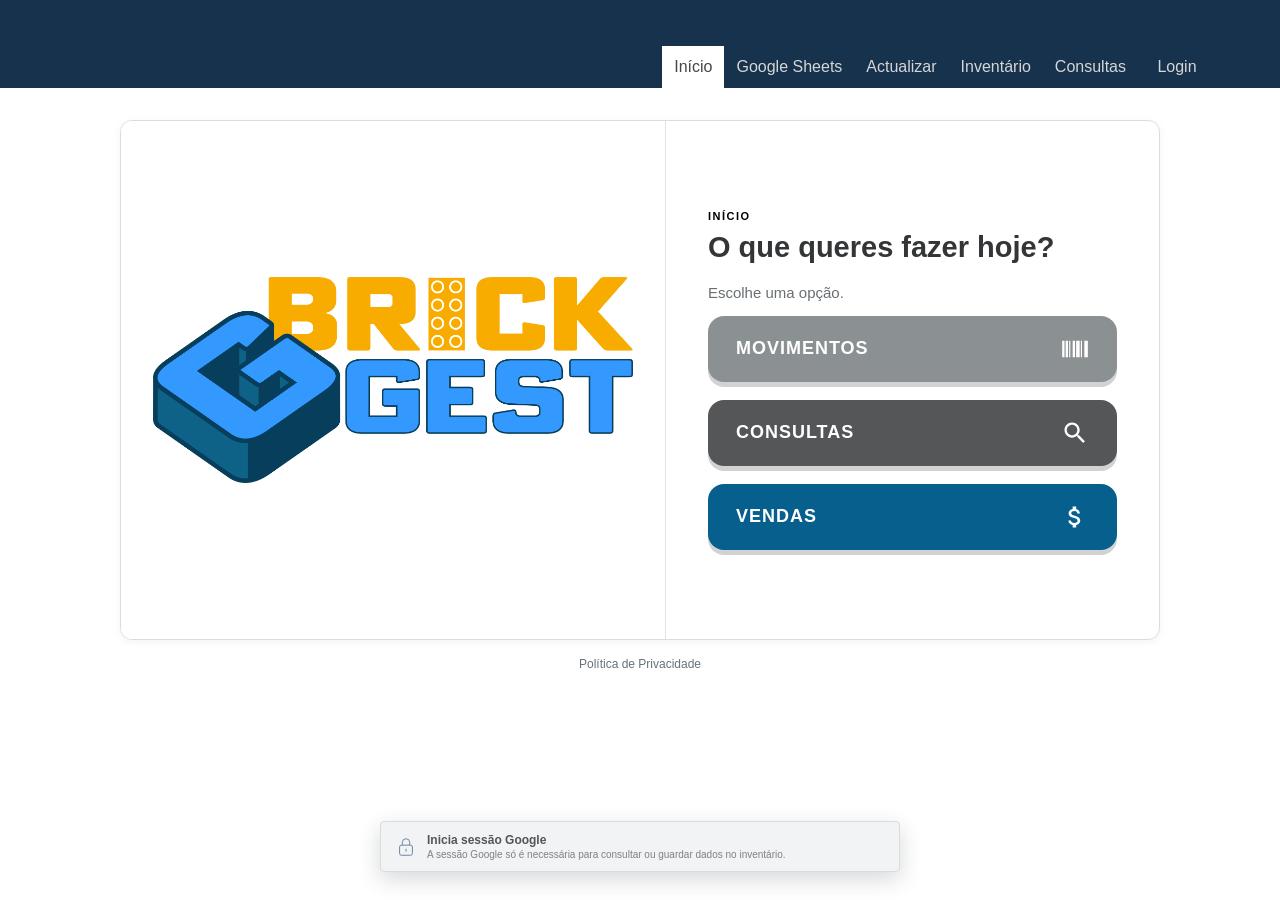
<file: index.html>
<!doctype html>
<html lang="pt-PT">
  <head>
    <meta charset="utf-8">
    <meta name="viewport" content="width=device-width, initial-scale=1, viewport-fit=cover">
    <meta name="theme-color" content="#17324d">
    <title>BrickGEST</title>
    <meta name="description" content="BrickGEST — gestão de conjuntos LEGO.">
    <link rel="icon" href="public/favicon.svg?v=20260927-brickgest" type="image/svg+xml">
    <link rel="stylesheet" href="https://fonts.googleapis.com/css2?family=Material+Symbols+Outlined:opsz,wght,FILL,GRAD@24,400,0,0&amp;icon_names=home,inventory_2,login,logout,refresh,search,swap_horiz,table_view&amp;display=block">
    <link rel="stylesheet" href="styles.css?v=20261002-desktop-divider">
    <script src="https://accounts.google.com/gsi/client" async></script>
    <script src="public/vendor/quagga.min.js" defer></script>
    <script src="app.js?v=20261002-desktop-divider" defer></script>
  </head>
  <body>
    <svg class="filter-definitions" aria-hidden="true" width="0" height="0" focusable="false">
      <defs>
        <filter id="photo-white-key" x="-5%" y="-5%" width="110%" height="110%" color-interpolation-filters="sRGB">
          <feColorMatrix
            in="SourceGraphic"
            type="matrix"
            values="1 0 0 0 0
                    0 1 0 0 0
                    0 0 1 0 0
                   -1 -1 -1 3 0"
            result="white-keyed"
          />
          <feComponentTransfer in="white-keyed">
            <feFuncA type="table" tableValues="0 0 .15 .85 1" />
          </feComponentTransfer>
        </filter>
      </defs>
    </svg>
    <main id="app" class="app-shell"></main>
  </body>
</html>
</file>
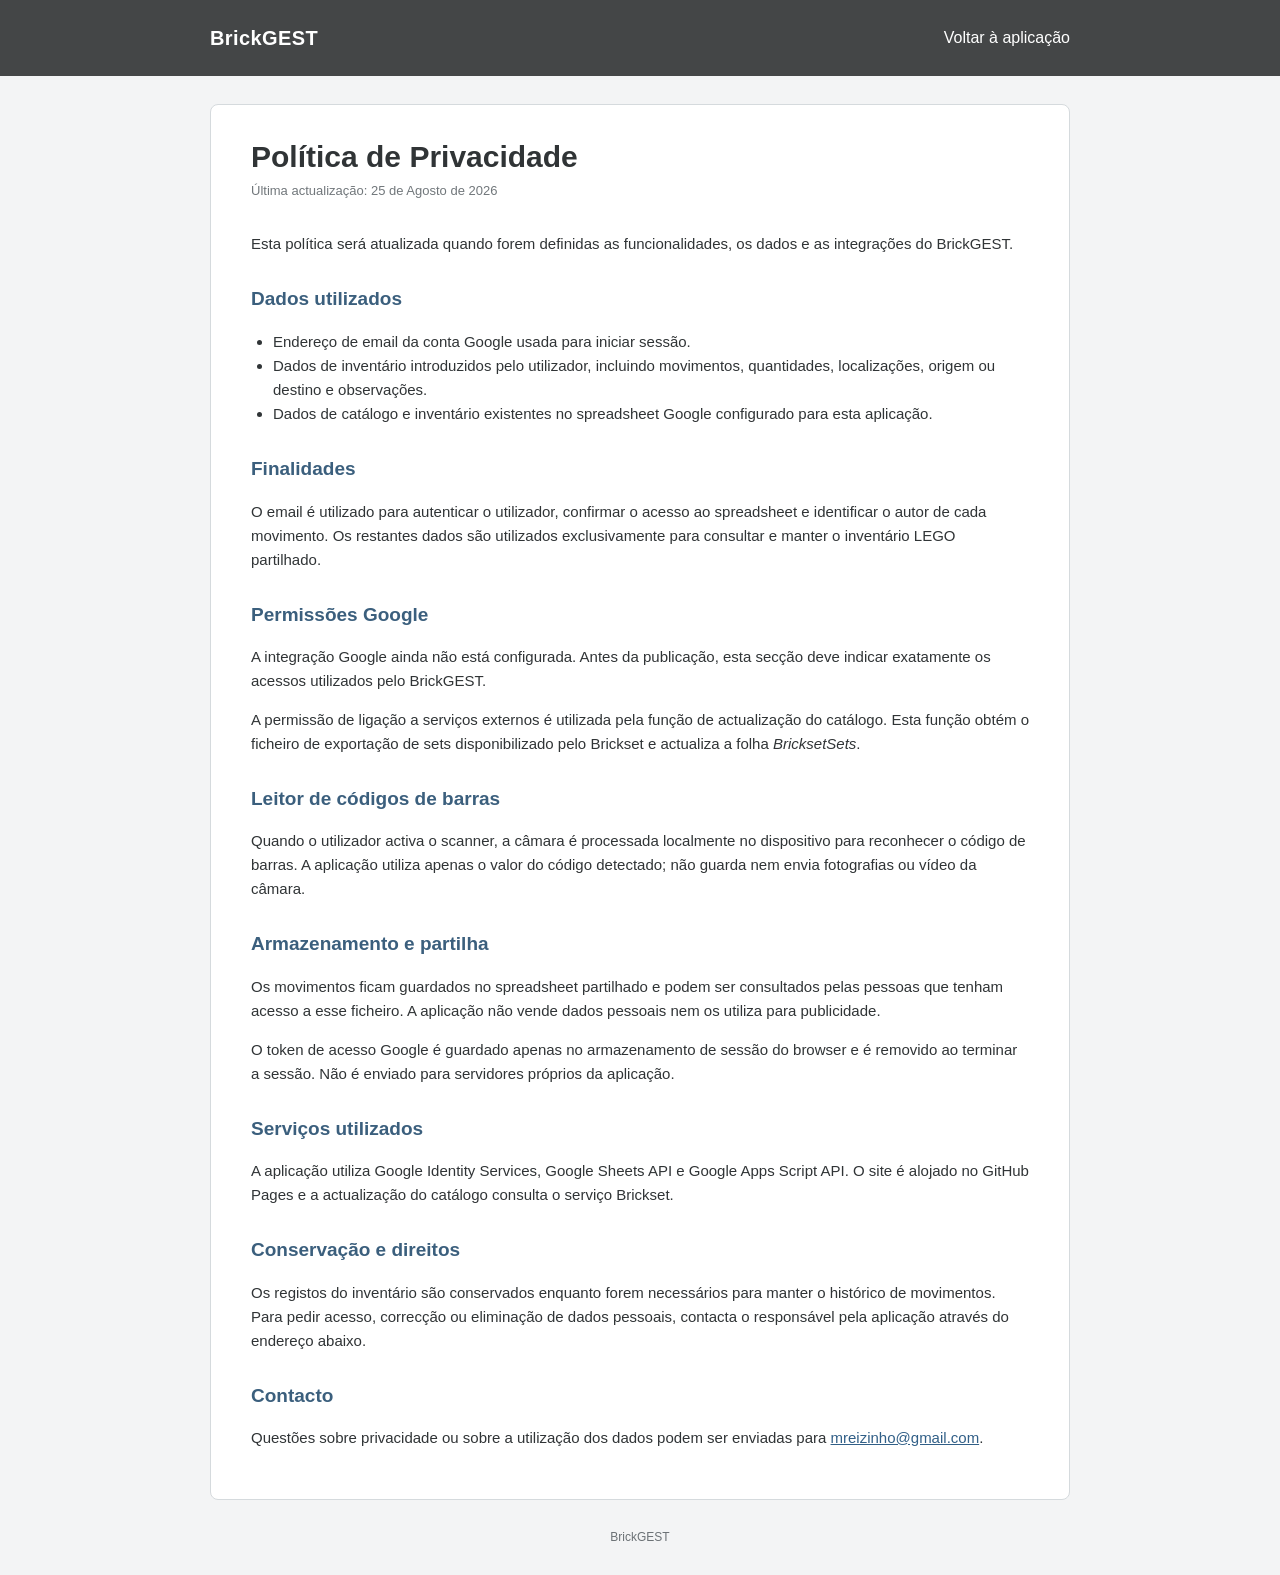
<file: privacy.html>
<!doctype html>
<html lang="pt-PT">
  <head>
    <meta charset="utf-8">
    <meta name="viewport" content="width=device-width, initial-scale=1">
    <meta name="theme-color" content="#444647">
    <title>Política de Privacidade · BrickGEST</title>
    <meta name="description" content="Política de privacidade da aplicação BrickGEST.">
    <link rel="icon" href="public/favicon.svg?v=20260901-single-edge-stroke-12" type="image/svg+xml">
    <style>
      :root{font-family:Arial,Helvetica,sans-serif;color:#303436;background:#f3f4f5}
      *{box-sizing:border-box}
      body{margin:0;line-height:1.6}
      header{background:#444647;color:#fff}
      header>div,main,footer{width:min(860px,calc(100% - 32px));margin:0 auto}
      header>div{display:flex;align-items:center;justify-content:space-between;gap:20px;min-height:76px}
      header strong{font-size:20px;letter-spacing:.4px}
      header a{color:#fff;text-decoration:none}
      main{margin-top:28px;margin-bottom:28px;padding:34px 40px;border:1px solid #d5dadd;border-radius:8px;background:#fff}
      h1{margin:0 0 6px;font-size:30px;line-height:1.2}
      .updated{margin:0 0 30px;color:#71777b;font-size:13px}
      h2{margin:28px 0 8px;color:#3b5f7d;font-size:19px}
      p,li{font-size:15px}
      ul{padding-left:22px}
      a{color:#315f87}
      footer{padding:0 0 28px;color:#6b7175;text-align:center;font-size:12px}
      @media(max-width:600px){header>div{min-height:62px}header strong{font-size:17px}main{margin-top:16px;padding:25px 20px}h1{font-size:25px}}
    </style>
  </head>
  <body>
    <header><div><strong>BrickGEST</strong><a href="./">Voltar à aplicação</a></div></header>
    <main>
      <h1>Política de Privacidade</h1>
      <p class="updated">Última actualização: 25 de Agosto de 2026</p>

      <p>Esta política será atualizada quando forem definidas as funcionalidades, os dados e as integrações do BrickGEST.</p>

      <h2>Dados utilizados</h2>
      <ul>
        <li>Endereço de email da conta Google usada para iniciar sessão.</li>
        <li>Dados de inventário introduzidos pelo utilizador, incluindo movimentos, quantidades, localizações, origem ou destino e observações.</li>
        <li>Dados de catálogo e inventário existentes no spreadsheet Google configurado para esta aplicação.</li>
      </ul>

      <h2>Finalidades</h2>
      <p>O email é utilizado para autenticar o utilizador, confirmar o acesso ao spreadsheet e identificar o autor de cada movimento. Os restantes dados são utilizados exclusivamente para consultar e manter o inventário LEGO partilhado.</p>

      <h2>Permissões Google</h2>
      <p>A integração Google ainda não está configurada. Antes da publicação, esta secção deve indicar exatamente os acessos utilizados pelo BrickGEST.</p>
      <p>A permissão de ligação a serviços externos é utilizada pela função de actualização do catálogo. Esta função obtém o ficheiro de exportação de sets disponibilizado pelo Brickset e actualiza a folha <em>BricksetSets</em>.</p>

      <h2>Leitor de códigos de barras</h2>
      <p>Quando o utilizador activa o scanner, a câmara é processada localmente no dispositivo para reconhecer o código de barras. A aplicação utiliza apenas o valor do código detectado; não guarda nem envia fotografias ou vídeo da câmara.</p>

      <h2>Armazenamento e partilha</h2>
      <p>Os movimentos ficam guardados no spreadsheet partilhado e podem ser consultados pelas pessoas que tenham acesso a esse ficheiro. A aplicação não vende dados pessoais nem os utiliza para publicidade.</p>
      <p>O token de acesso Google é guardado apenas no armazenamento de sessão do browser e é removido ao terminar a sessão. Não é enviado para servidores próprios da aplicação.</p>

      <h2>Serviços utilizados</h2>
      <p>A aplicação utiliza Google Identity Services, Google Sheets API e Google Apps Script API. O site é alojado no GitHub Pages e a actualização do catálogo consulta o serviço Brickset.</p>

      <h2>Conservação e direitos</h2>
      <p>Os registos do inventário são conservados enquanto forem necessários para manter o histórico de movimentos. Para pedir acesso, correcção ou eliminação de dados pessoais, contacta o responsável pela aplicação através do endereço abaixo.</p>

      <h2>Contacto</h2>
      <p>Questões sobre privacidade ou sobre a utilização dos dados podem ser enviadas para <a href="mailto:mreizinho@gmail.com">mreizinho@gmail.com</a>.</p>
    </main>
    <footer>BrickGEST</footer>
  </body>
</html>
</file>
<file: styles.css>
:root{--menu-surface:#2e475f}
:root{--ink:#333536;--muted:#74797d;--line:#dfe2e4;--paper:#fff;--wash:#f3f4f4;--blue:#617f9f;--orange:#e5a11b;--green:#438767;--red:#b34d49;--accent-entrada:#66cc00;--accent-saida:#ff3300;--accent-consulta:#ffd700;--accent-lote:#0b58bd}
*{box-sizing:border-box}html{scroll-behavior:smooth}body{margin:0;background:#e7e8e8;color:var(--ink);font-family:"Segoe UI","Helvetica Neue",Arial,sans-serif}.app-shell{min-height:100vh;background:var(--wash)}button,input{font:inherit}.masthead{height:98px;padding:0 max(5vw,24px);background:#17324d;color:#fff;display:flex;align-items:center;gap:48px}.brand{display:flex;align-items:center;gap:14px;min-width:260px}.brand>div{display:flex;flex-direction:column;line-height:.9}.brand strong{font-size:12px;font-weight:500}.brand span{font-size:38px;font-weight:800;font-style:italic;letter-spacing:-3px}.brick-mark{display:inline-grid;grid-template-columns:repeat(4,14px);gap:3px;align-items:end}.brick-mark i{display:block;width:14px;height:25px;background:#d39b17;border-radius:1px;box-shadow:inset -3px 0 rgba(0,0,0,.16)}.brick-mark i:nth-child(2){background:#b44337;height:30px}.brick-mark i:nth-child(3){background:#345b9a;height:27px}.brick-mark i:nth-child(4){background:#d5d6d5;height:23px}.masthead nav{display:flex;align-self:stretch;margin-left:auto}.masthead nav a{display:grid;place-items:center;color:#d6d6d6;text-decoration:none;padding:0 24px;border-bottom:4px solid transparent}.masthead nav a:hover,.masthead nav a.active{background:#fff;color:#444;border-color:var(--orange)}.user-chip{display:flex;align-items:center;gap:9px;background:transparent;border:0;color:#fff;cursor:pointer}.user-chip span{width:38px;height:38px;border-radius:50%;display:grid;place-items:center;background:var(--blue);font-size:12px}.user-chip b{font-size:14px}.intro{padding:34px max(6vw,28px) 27px;background:#fff;border-bottom:1px solid var(--line);display:flex;align-items:end;justify-content:space-between}.eyebrow,.panel-label,.scan-heading p,.card-title p,.stats-card>p{font-size:11px;letter-spacing:1.6px;font-weight:800;color:#000;margin:0 0 8px}.intro h1{font-size:34px;margin:0 0 4px;letter-spacing:-1px}.intro div>p:last-child{margin:0;color:var(--muted)}.sync{font-size:12px;color:var(--muted);display:flex;align-items:center;gap:8px}.sync>span{width:8px;height:8px;border-radius:50%;background:#46a271;box-shadow:0 0 0 4px #dcefe4}.workspace{display:grid;grid-template-columns:minmax(270px,360px) minmax(0,1fr);gap:28px;padding:32px max(6vw,28px);max-width:1500px;margin:auto}.mode-panel,.scan-panel,.activity-card,.stats-card{background:#fff;border:1px solid #d9dddf;box-shadow:0 2px 8px rgba(30,36,40,.05)}.mode-panel{padding:24px}.mode-button{width:100%;display:grid;grid-template-columns:45px 1fr auto;gap:12px;align-items:center;text-align:left;background:#fff;border:1px solid var(--line);padding:13px 12px;margin-bottom:9px;cursor:pointer;color:var(--ink)}.mode-button:hover{border-color:#9dafbf}.mode-button.selected{border:2px solid var(--blue);padding:12px 11px;background:#f7fafc}.mode-button>span:nth-child(2){display:flex;flex-direction:column;gap:3px}.mode-button strong{font-size:14px}.mode-button small{color:var(--muted);font-size:11px}.mode-button>b{color:#9ca4aa;font-size:23px}.mode-icon,.big-icon{display:grid;place-items:center;border-radius:50%;font-weight:700}.mode-icon{width:36px;height:36px;background:#e5edf3;color:var(--blue)}.mode-icon.entrada{background:#e2f0e8;color:var(--green)}.mode-icon.saida{background:#f5e4e3;color:var(--red)}.sheet-card{margin-top:26px;border-top:1px solid var(--line);padding-top:21px;display:grid;grid-template-columns:38px 1fr auto;align-items:center;gap:10px}.sheet-icon{width:34px;height:34px;border-radius:4px;display:grid;place-items:center;background:#e1f0e6;color:var(--green);font-size:20px}.sheet-card>div:nth-child(2){display:flex;flex-direction:column}.sheet-card small{font-size:9px;letter-spacing:1px;color:#999}.sheet-card strong{font-size:12px}.sheet-card span{font-size:10px;color:var(--muted)}.sheet-card>i{font-style:normal;font-size:9px;text-align:right;color:#a77414;background:#fff3d5;padding:5px 7px;border-radius:10px}.scan-panel{padding:30px 34px;min-height:450px}.scan-heading{display:flex;align-items:center;gap:14px;margin-bottom:27px}.big-icon{width:48px;height:48px;background:#e2f0e8;color:var(--green);font-size:23px}.big-icon.saida{background:#f5e4e3;color:var(--red)}.big-icon.consulta{background:#e5edf3;color:var(--blue)}.scan-heading p{margin:0 0 2px;font-size:9px}.scan-heading h2{font-size:20px;margin:0}.code-label{display:block;font-size:12px;font-weight:700;margin-bottom:8px}.code-row{display:flex;gap:10px}.code-input{height:54px;flex:1;border:1px solid #b9c1c6;display:flex;align-items:center;padding:0 14px;background:#fff}.code-input>span{font-size:22px;color:#727a80}.code-input input{border:0;outline:0;flex:1;min-width:0;padding:0 12px;font-size:16px}.code-input kbd{font-size:9px;color:#899097;border:1px solid #d6d9dc;padding:4px 6px;background:#f5f6f6}.search-button{border:0;background:var(--blue);color:#fff;font-weight:700;padding:0 26px;cursor:pointer}.search-button:hover{background:#4e6d8d}.divider{position:relative;text-align:center;margin:25px 0;border-top:1px solid var(--line)}.divider span{position:relative;top:-10px;background:#fff;padding:0 13px;color:#999;font-size:11px}.scanner-button{width:100%;min-height:74px;background:#f7f9fa;border:1px dashed #aeb9c1;display:grid;grid-template-columns:46px 1fr;grid-template-rows:1fr 1fr;text-align:left;align-items:end;padding:12px 20px;cursor:pointer}.scan-corners{grid-row:1/3;align-self:center;font-size:31px;color:var(--blue)}.scanner-button strong{font-size:14px}.scanner-button small{align-self:start;color:var(--muted);font-size:11px}.scanner-tip{font-size:10px;color:#81888d;text-align:center}.scanner-tip b{display:inline-grid;place-items:center;border:1px solid #aeb5ba;border-radius:50%;width:14px;height:14px;margin-right:5px}.set-result{display:grid;grid-template-columns:130px 1fr auto;gap:20px;align-items:center;margin-top:26px;padding:15px;border:1px solid var(--line);background:#fff}.set-art{height:92px;display:grid;place-items:center;position:relative;overflow:hidden}.set-art .brick-mark{transform:scale(1.6)}.set-art>span{position:absolute;bottom:5px;right:7px;background:#fff;padding:2px 5px;font-size:9px;font-weight:800}.set-copy>p{margin:0;color:var(--blue);font-size:10px;font-weight:700}.set-copy h3{margin:3px 0 12px;font-size:17px}.set-meta{display:flex;gap:30px}.set-meta>span{display:flex;flex-direction:column}.set-meta small{font-size:8px;color:#93999c;letter-spacing:1px}.set-meta b{font-size:11px}.confirm-button{align-self:stretch;min-width:150px;border:0;color:#fff;background:var(--green);font-size:12px;font-weight:800;cursor:pointer}.confirm-button.saida{background:var(--red)}.confirm-button.consulta{background:var(--blue)}.confirm-button span{margin-left:8px}.lower-grid{display:grid;grid-template-columns:1.5fr 1fr;gap:28px;padding:0 max(6vw,28px) 40px;max-width:1500px;margin:auto}.activity-card,.stats-card{padding:24px 26px}.card-title{display:flex;justify-content:space-between;align-items:center;margin-bottom:10px}.card-title p{font-size:9px;margin:0}.card-title h2{font-size:18px;margin:3px 0}.card-title button{border:0;background:transparent;color:var(--blue);font-size:11px;font-weight:700}.movement{display:grid;grid-template-columns:36px 1fr auto;align-items:center;gap:12px;padding:12px 0;border-top:1px solid var(--line)}.movement>span{width:32px;height:32px;border-radius:50%;display:grid;place-items:center}.movement>span.in{background:#e4f1e9;color:var(--green)}.movement>span.out{background:#f5e4e3;color:var(--red)}.movement>div{display:flex;flex-direction:column}.movement strong{font-size:12px}.movement small{font-size:10px;color:var(--muted);margin-top:3px}.movement>b{font-size:14px}.positive{color:var(--green)}.negative{color:var(--red)}.stats-card>p{font-size:9px}.stats{display:grid;grid-template-columns:repeat(3,1fr);margin:28px 0}.stats span{display:flex;flex-direction:column;border-right:1px solid var(--line);padding-left:20px}.stats span:first-child{padding-left:0}.stats span:last-child{border:0}.stats small{font-size:8px;color:#959b9e;letter-spacing:1px}.stats b{font-size:29px;margin-top:4px}.stock-bar{height:8px;background:#e6e9ea;position:relative;margin-top:8px}.stock-bar i{display:block;background:var(--blue);height:100%;width:92%}.stock-bar span{position:absolute;right:0;top:-19px;font-size:9px;color:var(--muted)}.updated{display:block;margin-top:12px;color:#93999d;font-size:9px}footer{background:#444647;color:#d1d3d4;min-height:72px;padding:0 max(6vw,28px);display:flex;align-items:center;gap:14px;font-size:10px}footer .brick-mark{transform:scale(.65);transform-origin:left}footer b{margin-left:auto;font-weight:500;color:#aeb1b2}
@media(max-width:850px){.masthead{height:72px;padding:0 18px}.brand{min-width:auto}.brand>div{display:none}.masthead nav{position:fixed;bottom:0;left:0;right:0;height:64px;background:#444647;z-index:10}.masthead nav a{flex:1;padding:0 8px;font-size:12px;border-bottom:0;border-top:3px solid transparent}.masthead nav a.active{border-top-color:var(--orange)}.user-chip b{display:none}.intro{padding:24px 20px 20px;align-items:flex-start}.intro h1{font-size:28px}.intro .sync{display:none}.workspace{display:block;padding:18px 14px}.mode-panel{padding:12px;display:grid;grid-template-columns:repeat(3,1fr);gap:7px}.panel-label,.sheet-card{display:none}.mode-button{display:flex;flex-direction:column;align-items:center;text-align:center;margin:0;padding:10px 4px;gap:5px}.mode-button.selected{padding:9px 3px}.mode-button small,.mode-button>b{display:none}.mode-button strong{font-size:11px}.scan-panel{margin-top:14px;padding:22px 16px;min-height:0}.scan-heading h2{font-size:17px}.code-row{display:block}.code-input{width:100%}.search-button{width:100%;height:48px;margin-top:9px}.code-input kbd{display:none}.set-result{grid-template-columns:90px 1fr;gap:12px}.set-art{height:78px}.set-meta{gap:14px}.confirm-button{grid-column:1/3;height:46px}.lower-grid{display:block;padding:0 14px 84px}.stats-card{margin-top:14px}.activity-card,.stats-card{padding:20px 17px}footer{display:none}}
@media(max-width:430px){.intro{display:block}.intro .eyebrow{font-size:9px}.scan-heading{align-items:flex-start}.big-icon{width:40px;height:40px}.scanner-button{padding:10px 12px}.set-result{grid-template-columns:1fr}.set-art{height:100px}.confirm-button{grid-column:1;height:46px}.stats b{font-size:23px}.movement strong{font-size:11px}}
@media(prefers-reduced-motion:reduce){*{scroll-behavior:auto!important}}

/* Marca original da Comunidade 0937, conforme o cabeçalho do fórum. */
.masthead .brand{align-self:stretch;align-items:center;min-width:260px;gap:0;text-decoration:none}
.masthead .brand img{display:block;width:128px;height:auto;max-height:96px;object-fit:contain}
@media(max-width:850px){.masthead .brand{min-width:auto}.masthead .brand img{width:76px;max-height:68px}}

/* Cabeçalho ao estilo do fórum: barra mais baixa, tabs na base e marca sobre o branco. */
.masthead{height:88px;position:relative;overflow:visible}
.masthead .brand{position:relative;align-self:auto;height:88px;z-index:2}
.masthead .brand img{position:absolute;top:4px;left:0;width:128px;max-height:none}
.masthead nav{height:100%;align-self:auto;align-items:flex-end}
.masthead nav a{height:36px;padding:0 15px;border:0}
.masthead nav a:hover,.masthead nav a.active{border:0}
.user-chip{align-self:flex-end;height:36px;padding-bottom:3px}
@media(max-width:850px){
  .masthead{height:42px}
  .masthead .brand{height:42px;min-width:145px}
  .masthead .brand img{top:4px;width:145px}
  .masthead nav{height:64px;align-items:stretch}
  .masthead nav a{height:64px}
  .user-chip{align-self:center;height:auto;padding-bottom:0}
}

.intro{padding-top:24px;padding-bottom:6px;display:block}
.intro .tagline{margin:0;color:var(--ink);font-size:22px;font-weight:650;letter-spacing:-.3px}
.app-shell{padding-bottom:88px}
.app-shell{background:#fff}
.intro{border-bottom:0}
.workspace{background:#fff}
@media(min-width:851px){.intro+.workspace{padding-top:22px}}
.status-bar{position:fixed;left:0;right:0;bottom:0;z-index:40;height:88px;min-height:88px;background:#444647;color:#d6d6d6;border-top:1px solid #555859;padding-top:0;padding-bottom:0}
.status-message{display:flex;align-items:center;gap:8px}
.status-back{align-self:stretch;display:flex;align-items:center;justify-content:center;gap:9px;border:0;background:transparent;color:#fff;padding:0 22px;font:inherit;font-size:20px;line-height:1;font-weight:700;cursor:pointer}
.status-back>span{display:block;font-size:30px;line-height:1;font-weight:500;transform:translateY(-1px)}
.status-back:hover{background:rgba(255,255,255,.08)}
.status-bar .status-dot{width:7px;height:7px;border-radius:50%;background:#57906f;box-shadow:0 0 0 3px rgba(87,144,111,.13)}
.status-bar b{color:#c5c7c8;font-weight:500}
.header-menu{position:relative;margin-left:auto;align-self:stretch;display:flex;align-items:flex-end;z-index:20}
.masthead:not(.movement-header) .header-menu{position:absolute;right:max(5vw,24px);top:0;height:100%;align-items:flex-end}
.hamburger-button{width:46px;height:46px;display:grid;place-items:center;border:0;background:transparent;color:#eee;cursor:pointer}
.header-search-button{width:46px;height:46px;display:grid;place-items:center;border:0;background:transparent;color:#eee;cursor:pointer}
.hamburger-button svg,.header-search-button svg{width:30px;height:30px;stroke-width:1.8}
.header-search-button svg{stroke-width:2.7}
.hamburger-button:hover,.header-search-button:hover{background:var(--menu-surface)}
.hamburger-button[aria-expanded="true"]{background:var(--menu-surface);color:#fff}
.hamburger-button[aria-expanded="true"][data-close-hover-ready="true"]:hover,.hamburger-button[aria-expanded="true"]:focus-visible{background:#3c607f;color:#fff;box-shadow:inset 0 0 0 6px var(--menu-surface)}
.movement-header{justify-content:center}.movement-header h1{margin:0;color:#fff;font-size:26px;line-height:1;font-weight:800;letter-spacing:.8px}.movement-header-back{position:absolute;left:max(5vw,24px);top:50%;width:46px;height:46px;padding:0;border:0;background:transparent;color:#eee;display:grid;place-items:center;transform:translateY(-50%);cursor:pointer}.movement-header-back:hover{background:rgba(255,255,255,.1)}.movement-header-back svg{width:29px;height:29px;stroke-width:2.5;stroke-linecap:round;stroke-linejoin:round}.movement-header-menu{position:absolute;right:max(5vw,24px);top:0;height:100%;align-items:center}.movement-header-menu .menu-popover{top:100%}
.menu-popover{position:absolute;right:0;top:100%;width:260px;background:var(--menu-surface);border:0;box-shadow:0 10px 25px rgba(25,30,34,.28);padding:8px 0;z-index:30}
.menu-simple-item{width:100%;min-height:44px;display:flex;align-items:center;padding:0 20px;border:0;background:transparent;color:#eee;text-align:left;font-size:15px;font-weight:400;cursor:pointer}
.menu-simple-item:hover,.menu-simple-item:focus-visible{background:#3c607f;color:#fff;outline:0}.menu-simple-item.active,.menu-simple-item.active:hover,.menu-simple-item.active:focus-visible{background:#fff;color:#17324d}
.menu-separator{height:1px;margin:6px 0;background:#ffffff30}
.mode-icon.lote,.big-icon.lote{background:#fff4c2;color:#b58b00}
.confirm-button.lote{background:#c39a09}
.mode-button{grid-template-columns:58px 1fr auto;min-height:72px}
.mode-option-image{width:52px;height:52px;display:grid;place-items:center;overflow:hidden;background:transparent}
.mode-option-image img{display:block;width:100%;height:100%;object-fit:contain}
.workspace{display:block}
.options-panel{background:#fff;border:1px solid #d9dddf;border-radius:12px 12px 0 0;box-shadow:0 2px 8px rgba(30,36,40,.05);padding:0;max-width:1040px;margin:0 auto;overflow:hidden}
.options-title{margin:0;padding:8px 18px;background:linear-gradient(#789fbd,#567e9e);border-bottom:1px solid #456c8a;color:#fff;font-size:20px;font-weight:700;text-transform:uppercase;text-shadow:0 1px 1px rgba(0,0,0,.28)}
.options-grid{display:grid;grid-template-columns:repeat(2,minmax(0,1fr));gap:16px;padding:28px;background:linear-gradient(#fff 0%,#f1f3f5 95%)}
.option-card{min-height:178px;display:grid;grid-template-columns:150px 1fr auto;align-items:center;gap:22px;text-align:left;background:#fff;border:1px solid var(--line);padding:18px 24px;color:var(--ink);cursor:pointer}
.option-card:hover{background:#f8fafb;border-color:#aebcc7;transform:translateY(-1px)}
.option-card:disabled{cursor:not-allowed;opacity:.42;filter:grayscale(.75);transform:none}.option-card:disabled:hover{background:#fff;border-color:var(--line)}

.option-card .mode-option-image{width:140px;height:140px}
.option-card>span:nth-child(2){display:flex;flex-direction:column;gap:7px}.option-card strong{font-size:22px;text-transform:uppercase}.option-card small{font-size:14px;color:var(--muted)}.option-card>b{font-size:28px;color:#9ca4aa}
.scan-panel{max-width:1040px;margin:0 auto}
.login-required{display:flex;align-items:center;gap:10px;width:calc(100% - 56px);margin:18px 28px 0;padding:11px 14px;background:#f1f3f5;border:1px solid #d8dcdf;color:#555;text-align:left;cursor:pointer}.login-required:hover,.login-required:focus-visible{background:#e8edf1;border-color:#9eafbd}.login-required>svg{width:22px;height:22px;color:#617f9f}.login-required>span{display:flex;flex-direction:column}.login-required strong{font-size:12px}.login-required small{font-size:10px;color:#7c8286;margin-top:2px}
.login-required.has-error{background:#fff0ef;border-color:#cf8c87;color:#8d302b}.login-required.has-error>svg{color:#b34d49}.login-required.has-error small{color:#9a5b57}
.scan-panel:has(.entry-keypad),.scan-panel:has(.set-found-screen){max-width:660px;padding:0;border-radius:7px 7px 0 0;overflow:hidden;background:linear-gradient(#fff 0%,#f1f3f5 95%)}
.workspace:has(.entry-keypad){padding-top:16px}
.entry-keypad{max-width:660px;margin:0 auto;padding:20px 0 8px}.entry-keypad>label{display:block;margin:0 0 12px;text-align:center;color:#777;font-size:16px}.keypad-display{width:100%;height:100px;border:1px solid #cbd0d3;border-radius:4px;background:#fff;box-shadow:none;padding:0 28px;color:var(--ink);font-size:34px;font-weight:700;letter-spacing:3px;outline:0}.keypad-display:focus{border-color:#617f9f;box-shadow:0 0 0 3px rgba(97,127,159,.14)}.number-grid{display:grid;grid-template-columns:repeat(3,1fr);gap:12px;margin-top:26px}.number-grid button{height:78px;border:1px solid #e1e3e5;border-radius:16px;background:#fff;box-shadow:0 5px 0 #d0d2d3;color:#171717;font-size:30px;font-weight:700;cursor:pointer}.number-grid button:active{transform:translateY(3px);box-shadow:0 2px 0 #d0d2d3}.number-grid .delete-key{background:#d93632;color:#fff;border-color:#ca2e2a}.delete-key svg{width:30px;height:30px}.number-grid .ok-key{background:#ffd600;border-color:#ebc600}.keypad-actions{display:grid;grid-template-columns:1fr 1fr;gap:12px;margin-top:16px}.keypad-actions button{height:66px;border:0;border-radius:16px;font-size:18px;font-weight:800;letter-spacing:1px;cursor:pointer}.clear-key{background:#202122;color:#fff}.scanner-key{display:flex;align-items:center;justify-content:center;gap:9px;background:#ffd600;color:#171717}.scanner-key svg{width:25px;height:25px}
.entry-keypad .keypad-display{display:block;width:calc(100% - 24px);margin-left:auto;margin-right:auto}.entry-keypad .number-grid,.entry-keypad .keypad-actions{margin-left:12px;margin-right:12px}.entry-keypad .keypad-actions{margin-bottom:12px}.entry-keypad .keypad-actions button{box-shadow:0 5px 0 #d0d2d3}.entry-keypad .keypad-actions button:active{transform:translateY(3px);box-shadow:0 2px 0 #d0d2d3}.entry-keypad .number-grid .delete-key{background:#8b9093;border-color:#7d8285;color:#fff}
.set-found-screen{max-width:660px;margin:0 auto}.set-found-card{padding:8px 22px 28px;text-align:center}.set-found-card h3{margin:6px 0 22px;font-size:25px;color:#333}.set-found-card h3 span{color:#7893b2}.set-found-photo{min-height:260px;display:grid;place-items:center;padding:16px;background:#fff;border:1px solid #dfe2e4;box-shadow:0 7px 22px rgba(35,40,44,.1)}.set-found-photo img{display:block;max-width:100%;max-height:330px;object-fit:contain}.set-found-photo span{color:#888}.set-found-card dl{display:grid;grid-template-columns:1fr 1fr;margin:22px 0 0;border:1px solid #dfe2e4;background:#fff}.set-found-card dl>div{padding:14px}.set-found-card dl>div+div{border-left:1px solid #dfe2e4}.set-found-card dt{font-size:10px;font-weight:800;letter-spacing:1.4px;color:#7893b2}.set-found-card dd{margin:5px 0 0;font-size:18px;font-weight:700}.movement-fields{display:grid;grid-template-columns:1fr 1fr;gap:14px;margin-top:18px;text-align:left}.movement-fields label,.movement-field{display:flex;flex-direction:column;gap:6px}.movement-fields label>span,.movement-field>label{font-size:11px;font-weight:800;letter-spacing:.8px;color:#60666a;text-transform:uppercase}.movement-fields label>span b,.movement-field>label b{color:#b34d49}.movement-fields input{width:100%;height:46px;padding:0 12px;border:1px solid #cbd0d3;border-radius:4px;background:#fff;color:var(--ink);font-size:16px;outline:0}.movement-fields input:focus{border-color:#617f9f;box-shadow:0 0 0 3px rgba(97,127,159,.14)}.qty-control{height:46px;display:grid;grid-template-columns:1fr 48px;border:1px solid #cbd0d3;border-radius:4px;overflow:hidden;background:#fff}.qty-control:focus-within{border-color:#617f9f;box-shadow:0 0 0 3px rgba(97,127,159,.14)}.movement-fields .qty-control input{height:44px;border:0;border-radius:0;box-shadow:none}.movement-fields .qty-control input:focus{border:0;box-shadow:none}.qty-control input::-webkit-inner-spin-button,.qty-control input::-webkit-outer-spin-button{-webkit-appearance:none;margin:0}.qty-control input{-moz-appearance:textfield;appearance:textfield}.qty-stepper{display:grid;grid-template-rows:1fr 1fr;border-left:1px solid #cbd0d3}.qty-stepper button{min-width:48px;padding:0;border:0;background:#eef0f2;color:#62686c;font-size:17px;line-height:1;cursor:pointer}.qty-stepper button+button{border-top:1px solid #cbd0d3}.qty-stepper button:hover{background:#dde2e5}.qty-stepper button:active{background:#cfd6da}
@media(max-width:850px){
  .mode-button{min-height:76px}
  .mode-option-image{width:46px;height:46px}
  .options-panel{padding:0}
  .options-title{padding:7px 14px;font-size:18px}
  .options-grid{grid-template-columns:repeat(2,minmax(0,1fr));gap:9px;padding:16px}
  .login-required{width:calc(100% - 32px);margin:12px 16px 0}
  .scan-panel{padding:16px 12px}.scan-panel:has(.entry-keypad){padding:0;overflow:visible}.entry-keypad{padding:16px 0 0}.entry-keypad>label{font-size:14px}.keypad-display{height:82px;font-size:28px}.number-grid{gap:9px;margin-top:22px}.number-grid button{height:66px;font-size:26px}.keypad-actions{gap:9px;margin-top:14px}.keypad-actions button{height:58px;font-size:15px}
  .scan-panel:has(.set-found-screen){padding:0;overflow:visible}.set-found-card{padding:16px 8px 22px}.set-found-card h3{margin:4px 0 16px;font-size:20px}.set-found-photo{min-height:220px;padding:10px}.set-found-photo img{max-height:280px}.set-found-card dl{margin-top:16px}.set-found-card dd{font-size:16px}.movement-fields{grid-template-columns:minmax(0,1fr) minmax(0,1fr);gap:11px;margin-top:14px}.movement-fields>label:nth-child(-n+2){grid-column:1/-1}.movement-fields>*{min-width:0}.movement-fields input{height:44px}
  .option-card{min-height:165px;display:flex;flex-direction:column;justify-content:center;text-align:center;gap:7px;padding:10px 6px;}
  .option-card .mode-option-image{width:88px;height:88px}
  .option-card strong{font-size:15px}.option-card small{font-size:10px}.option-card>b{display:none}
}
@media(max-width:850px){
  .intro{padding:20px}
  .intro .tagline{font-size:19px}
  .app-shell{padding-bottom:0}
  footer.status-bar{display:flex;height:42px;min-height:42px;margin-bottom:0;padding:0 16px}
  footer.status-bar:has(.status-back){padding-left:0}
  .status-back{padding:0 14px;font-size:18px}
  .status-back>span{font-size:27px}
  .status-bar b{display:none}
  .header-menu{height:42px;align-items:center}
  .hamburger-button{width:42px;height:42px}
  .header-search-button{width:42px;height:42px}
  .hamburger-button svg,.header-search-button svg{width:32px;height:32px}
  .menu-popover{top:42px;right:-2px;width:min(260px,calc(100vw - 14px));padding:8px 0}
  .masthead:not(.movement-header) .header-menu{right:8px;align-items:center}.movement-header h1{font-size:19px}.movement-header-back{left:8px;width:42px;height:42px}.movement-header-back svg{width:29px;height:29px}.movement-header-menu{right:8px}
}

.movement-fields .qty-control input{text-align:center}
.qty-stepper button{background:#f7f8f8}
.qty-stepper button:hover{background:#eef1f2}
.qty-stepper button:active{background:#e4e8ea}

.movement-fields{grid-template-columns:repeat(6,minmax(0,1fr))}
.movement-fields>label:nth-child(1),.movement-fields>label:nth-child(2){grid-column:span 3}
.movement-fields>label:nth-child(3){grid-column:span 4}
.movement-fields>.storage-field{grid-column:span 4}
.movement-fields>.qty-field{grid-column:span 2}
.set-found-photo{position:relative;isolation:isolate;width:100%;overflow:hidden;border:1px solid #cbd0d3;border-radius:4px;background:#fff;box-shadow:none;font:inherit;cursor:pointer}.set-found-photo img{position:relative;z-index:2;filter:url(#photo-white-key)}.set-photo-meta{position:absolute;z-index:1;top:0;left:0;right:0;min-height:44px;display:grid;grid-template-columns:100px minmax(0,1fr);align-items:center;background:#8b9093;color:#fff;text-align:left}.set-photo-meta[hidden]{display:none}.set-photo-meta>span{min-width:0;padding:4px 14px;display:flex;flex-direction:column;gap:1px;color:#fff}.set-photo-meta>span+span{border-left:1px solid rgba(255,255,255,.25)}.set-photo-meta small{font-size:11px;font-weight:800;letter-spacing:1.2px;color:#d0d2d3}.set-photo-meta b{overflow:hidden;font-size:15px;line-height:1.1;text-overflow:ellipsis;white-space:nowrap}
.movement-form-actions{display:grid;grid-template-columns:1fr 1fr;gap:12px;margin-top:20px}.movement-form-actions button{height:54px;border:0;border-radius:10px;box-shadow:0 5px 0 #d0d2d3;font-size:16px;font-weight:800;letter-spacing:.8px;cursor:pointer}.movement-form-actions button:active{transform:translateY(3px);box-shadow:0 2px 0 #d0d2d3}.movement-cancel{background:#8b9093;color:#fff}.movement-ok{background:#ffd600;color:#171717}
.movement-form-actions button:disabled{cursor:wait;opacity:.65;transform:none;box-shadow:0 5px 0 #d0d2d3}
.app-toast{position:fixed;z-index:140;left:50%;bottom:max(16px,env(safe-area-inset-bottom));width:min(520px,calc(100vw - 32px));padding:13px 18px;border-radius:4px;box-shadow:0 7px 22px rgba(35,40,44,.25);transform:translateX(-50%);color:#fff;text-align:center;font-size:14px;font-weight:700}.app-toast.success{background:#3f7656}.app-toast.error{background:#a33e38}.app-toast.update{background:#075f8e}
@media(max-width:850px){
  .movement-fields{grid-template-columns:repeat(6,minmax(0,1fr))}
  .movement-fields>label:nth-child(1),.movement-fields>label:nth-child(2){grid-column:1/-1}
  .movement-fields>label:nth-child(3){grid-column:1/span 4}
  .movement-fields>.storage-field{grid-column:1/span 4}
  .movement-fields>.qty-field{grid-column:5/span 2}
  .set-photo-meta{grid-template-columns:82px minmax(0,1fr);min-height:41px}.set-photo-meta>span{padding:3px 10px}.set-photo-meta b{font-size:14px}
  .movement-form-actions{gap:11px;margin-top:17px}.movement-form-actions button{height:50px;font-size:15px}
}

html,body{height:100%;overflow:hidden}
.filter-definitions{position:absolute;width:0;height:0;overflow:hidden;pointer-events:none}
.app-shell{height:100dvh;min-height:0;padding-bottom:0;display:flex;flex-direction:column;overflow:hidden}
.masthead{z-index:50;flex:0 0 auto}
.app-content{flex:1;min-height:0;overflow-y:auto;overscroll-behavior-y:contain;-webkit-overflow-scrolling:touch}
@media(max-width:850px){.app-content{touch-action:pan-y pinch-zoom;overscroll-behavior-x:contain}.mobile-swipe-stage{position:relative;flex:1;min-height:0;overflow:hidden}.mobile-swipe-stage>.app-content{position:absolute;inset:0;width:100%;height:100%}.app-content.mobile-swipe-adjacent{pointer-events:none}.app-content.mobile-swipe-dragging{transition:none;will-change:transform;user-select:none}.app-content.mobile-swipe-completing{transition:transform 210ms cubic-bezier(.22,.72,.2,1);will-change:transform;pointer-events:none}.app-content.mobile-swipe-returning{transition:transform 190ms cubic-bezier(.2,.75,.25,1);will-change:transform;pointer-events:none}}
.login-required{position:fixed;z-index:80;left:50%;bottom:max(16px,env(safe-area-inset-bottom));width:min(520px,calc(100vw - 32px));margin:0;transform:translateX(-50%);border-radius:4px;box-shadow:0 7px 22px rgba(35,40,44,.18)}
.options-panel{padding-top:20px}
.options-prompt{margin:0 0 4px;text-align:center;color:#777;font-size:16px}
@media(max-width:850px){.options-panel{padding-top:16px}.options-prompt{font-size:14px}}
.header-search-button{display:none}
.camera-scanner{position:fixed;inset:0;z-index:120;display:grid;place-items:center;background:rgba(12,14,15,.88)}
.camera-scanner-panel{width:min(560px,100%);height:min(820px,100dvh);display:flex;flex-direction:column;overflow:hidden;background:#111;color:#fff}
.camera-scanner-panel>header{height:58px;flex:0 0 58px;display:grid;grid-template-columns:48px 1fr 48px;align-items:center;background:#444647}
.camera-scanner-panel>header strong{grid-column:2;text-align:center;font-size:16px;letter-spacing:.8px}
.camera-scanner-panel>header button{grid-column:3;width:48px;height:48px;padding:0;border:0;background:transparent;color:#fff;display:grid;place-items:center;cursor:pointer}
.camera-scanner-panel>header button svg{width:27px;height:27px;stroke-width:2.3}
.camera-preview{position:relative;flex:1;min-height:0;overflow:hidden;background:#050505;cursor:crosshair;touch-action:manipulation}
.camera-preview video{width:100%;height:100%;display:block;object-fit:cover}
.camera-guide{position:absolute;left:8%;right:8%;top:50%;height:150px;border:3px solid rgba(255,255,255,.9);border-radius:10px;box-shadow:0 0 0 999px rgba(0,0,0,.28);transform:translateY(-50%);pointer-events:none}
.camera-guide::after{content:"";position:absolute;left:5%;right:5%;top:50%;height:2px;background:#ff6548;box-shadow:0 0 8px rgba(255,101,72,.7)}
.camera-focus-point{position:absolute;width:58px;height:58px;border:2px solid #ffd400;border-radius:7px;opacity:0;transform:translate(-50%,-50%) scale(1.3);pointer-events:none}
.camera-focus-point.is-focusing{animation:camera-focus-pulse .75s ease-out}
@keyframes camera-focus-pulse{0%{opacity:0;transform:translate(-50%,-50%) scale(1.45)}25%{opacity:1}75%{opacity:1;transform:translate(-50%,-50%) scale(1)}100%{opacity:0;transform:translate(-50%,-50%) scale(.94)}}
.camera-controls{position:absolute;z-index:3;top:14px;left:14px;right:14px;display:flex;justify-content:center;gap:8px;pointer-events:none}
.camera-controls button{min-height:38px;padding:0 13px;border:1px solid rgba(255,255,255,.75);border-radius:20px;background:rgba(20,22,23,.78);color:#fff;font-size:11px;font-weight:800;letter-spacing:.45px;box-shadow:0 2px 8px rgba(0,0,0,.2);cursor:pointer;pointer-events:auto}
.camera-controls button[hidden]{display:none}
.camera-controls button[aria-pressed="true"]{border-color:#ffd400;background:#ffd400;color:#111}
.camera-controls button:active{transform:scale(.96)}
.camera-scan-success{position:absolute;inset:0;z-index:4;width:100%;height:100%;padding:0;border:0;background:rgba(0,0,0,.18);display:grid;place-items:center;cursor:pointer}
.camera-scan-success[hidden]{display:none}
.camera-scan-success>span{width:96px;height:96px;border-radius:50%;display:grid;place-items:center;background:#fff;color:#0ebc5f;border:5px solid #0ebc5f;box-shadow:0 8px 28px rgba(0,0,0,.3);font-size:62px;font-weight:800;line-height:1;animation:camera-scan-success-pop 120ms ease-out}
@keyframes camera-scan-success-pop{from{transform:scale(.7)}to{transform:scale(1)}}
.camera-scanner-panel>p{min-height:66px;margin:0;padding:12px 18px;display:grid;place-items:center;background:#202122;color:#e1e2e3;text-align:center;font-size:13px}
@media(max-width:850px){.camera-scanner{place-items:stretch}.camera-scanner-panel{width:100%;height:100dvh}.camera-scanner-panel>header{padding-top:env(safe-area-inset-top);height:calc(58px + env(safe-area-inset-top));flex-basis:calc(58px + env(safe-area-inset-top))}.camera-scanner-panel>p{padding-bottom:max(12px,env(safe-area-inset-bottom))}.camera-guide{height:128px}}
.select-control{position:relative;height:46px}.movement-fields .select-control select{width:100%;height:46px;padding:0 60px 0 12px;border:1px solid #cbd0d3;border-radius:4px;background:#fff;color:var(--ink);font-size:16px;outline:0;cursor:pointer;appearance:none;-webkit-appearance:none}.movement-fields .select-control select:focus{border-color:#617f9f;box-shadow:0 0 0 3px rgba(97,127,159,.14)}.select-arrow{position:absolute;top:1px;right:1px;bottom:1px;width:47px;display:grid;place-items:center;border-left:1px solid #cbd0d3;border-radius:0 3px 3px 0;background:#eef0f2;color:#62686c;font-size:17px;line-height:1;pointer-events:none}
@media(max-width:850px){.select-control,.movement-fields .select-control select{height:44px}}
.movement-fields.no-storage>.qty-field{grid-column:5/span 2}
:root{--control-button-bg:#eef0f2;--control-button-hover:#dde2e5}.qty-stepper button,.select-arrow{background:var(--control-button-bg)}.qty-stepper button:hover,.select-control:hover .select-arrow{background:var(--control-button-hover)}
.qty-stepper button,.select-arrow{font-size:21px}
.set-found-photo{-webkit-tap-highlight-color:transparent;touch-action:manipulation;user-select:none;-webkit-user-select:none}.set-found-photo img{pointer-events:none;user-select:none;-webkit-user-select:none;-webkit-user-drag:none}
.location-allocations{grid-column:1/-1;display:grid;gap:0;margin-top:2px}.location-allocation-heading,.location-allocation-row{display:grid;grid-template-columns:minmax(0,1fr) calc((100% - 28px)/3);align-items:center;column-gap:14px}.location-allocation-heading{min-height:0;margin-bottom:6px;color:#60666a}.location-allocation-heading>span{font-size:11px;font-weight:800;letter-spacing:.8px}.location-allocation-heading small{text-align:left;font-size:11px;font-weight:800;letter-spacing:.8px}.location-allocation-heading small b{color:#b34d49}.location-allocation-row{height:46px}.location-allocation-row+.location-allocation-row{margin-top:14px}.allocation-location-select{position:relative;height:46px;min-width:0;overflow:hidden;border:1px solid #cbd0d3;border-radius:4px;background:#fff}.allocation-location-select select{width:100%;height:100%;padding:0 58px 0 12px;border:0;background:#fff;color:var(--ink);font-size:16px;outline:0;cursor:pointer;appearance:none;-webkit-appearance:none}.allocation-location-select:focus-within{border-color:#617f9f;box-shadow:0 0 0 3px rgba(97,127,159,.14)}.allocation-location-select .select-arrow{top:1px;right:1px;bottom:1px;border-radius:0 3px 3px 0}.location-allocation-control{height:46px;display:grid;grid-template-columns:minmax(0,1fr) 48px;overflow:hidden;border:1px solid #cbd0d3;border-radius:4px;background:#fff}.location-allocation-control:focus-within{border-color:#617f9f;box-shadow:0 0 0 3px rgba(97,127,159,.14)}.movement-fields .location-allocation-control input{height:44px;padding:0 6px;border:0;border-radius:0;box-shadow:none;text-align:center;font-size:16px}.movement-fields .location-allocation-control input:focus{border:0;box-shadow:none}.location-allocation-control input::-webkit-inner-spin-button,.location-allocation-control input::-webkit-outer-spin-button{-webkit-appearance:none;margin:0}.location-allocation-control input{-moz-appearance:textfield;appearance:textfield}.location-allocation-stepper{display:grid;grid-template-rows:1fr 1fr;border-left:1px solid #cbd0d3}.location-allocation-stepper button{min-width:48px;padding:0;border:0;background:var(--control-button-bg);color:#62686c;font-size:18px;line-height:1;cursor:pointer}.location-allocation-stepper button+button{border-top:1px solid #cbd0d3}.location-allocation-stepper button:hover{background:var(--control-button-hover)}.location-allocation-stepper button:active{background:#cfd6da}.location-allocation-footer{display:flex;align-items:center;justify-content:space-between;gap:10px;margin-top:8px;color:#60666a;text-align:left}.location-allocation-footer strong{font-size:11px;white-space:nowrap}.location-allocation-footer>span{display:flex;justify-content:flex-end;gap:10px;flex-wrap:wrap}.location-allocation-footer button{padding:3px 0;border:0;background:transparent;color:#55789c;font-size:10px;font-weight:800;letter-spacing:.35px;cursor:pointer}.location-allocation-footer button:hover{text-decoration:underline}
@media(max-width:850px){.location-allocation-heading,.location-allocation-row{grid-template-columns:minmax(0,1fr) calc((100% - 22px)/3);column-gap:11px}.location-allocation-row+.location-allocation-row{margin-top:11px}}
.allocation-location-select .select-arrow{top:0;right:0;bottom:0}
.location-allocation-heading,.location-allocation-row{grid-template-columns:repeat(6,minmax(0,1fr))}.location-allocation-heading>:first-child,.location-allocation-row>:first-child{grid-column:span 4}.location-allocation-heading>:last-child,.location-allocation-row>:last-child{grid-column:span 2}
@media(max-width:850px){.location-allocation-heading,.location-allocation-row{grid-template-columns:repeat(6,minmax(0,1fr))}}
.location-allocation-row.movement-fields{height:auto;margin-top:0;align-items:stretch}
.location-allocation-row.movement-fields+.location-allocation-row.movement-fields{margin-top:14px}
@media(max-width:850px){.location-allocation-row.movement-fields+.location-allocation-row.movement-fields{margin-top:11px}}
.legal-links{margin:16px 0 0;text-align:center}.legal-links a{color:#66727a;font-size:12px;text-decoration:none}.legal-links a:hover,.legal-links a:focus-visible{color:#335f87;text-decoration:underline;outline:0}
.desktop-tabs{height:100%;margin-left:auto;display:flex;align-items:flex-end}
.desktop-tab{height:42px;padding:0 12px;border:0;background:transparent;color:#d6d6d6;font-size:16px;font-weight:400;letter-spacing:0;white-space:nowrap;cursor:pointer}
.desktop-tab:last-child{min-width:78px}
.desktop-tab:hover,.desktop-tab:focus-visible{background:#747677;color:#fff;outline:0}
.desktop-tab.active,.desktop-tab.active:hover,.desktop-tab.active:focus-visible{background:#fff;color:#444647}
.desktop-session{margin-left:0;color:#d6d6d6}
@media(min-width:851px){.masthead:not(.movement-header){padding-left:max(3.5vw,24px)}.masthead:not(.movement-header) .brand img{left:-2px}.header-menu{display:none}.movement-header{align-items:flex-start}.movement-header h1{position:absolute;top:14px}.movement-header-back{top:24px}.movement-header .desktop-tabs{position:absolute;right:max(5vw,24px);bottom:0;height:42px}}
@media(min-width:851px) and (max-width:1050px){.desktop-tab{padding:0 8px;font-size:13px}}
@media(max-width:850px){.masthead .desktop-tabs{display:none}}
.sheets-page{padding-top:32px}
.sheets-explainer{max-width:1040px;margin:0 auto;display:grid;grid-template-columns:minmax(0,1.05fr) minmax(360px,.95fr);overflow:hidden;border:1px solid #d9dddf;border-radius:12px;background:#fff;box-shadow:0 2px 8px rgba(30,36,40,.05)}
.sheets-visual{min-height:390px;display:grid;place-items:center;padding:32px;border-right:1px solid #e1e3e5;background:#fff}
.sheets-visual img{display:block;width:100%;max-width:500px;height:auto}
.sheets-copy{display:flex;flex-direction:column;justify-content:center;padding:44px 42px;text-align:left}
.sheets-eyebrow{margin:0 0 9px;color:#000;font-size:11px;font-weight:800;letter-spacing:1.5px}
.sheets-copy h2{margin:0 0 16px;color:#333536;font-size:29px;line-height:1.15}
.sheets-copy>p:not(.sheets-eyebrow){margin:0;color:#686e72;font-size:15px;line-height:1.55}
.sheets-copy ul{margin:20px 0 28px;padding-left:20px;color:#555b5f;font-size:14px;line-height:1.5}
.sheets-copy li+li{margin-top:8px}
.sheets-open-button{align-self:flex-start;height:66px;padding:0 28px;border:0;border-radius:16px;box-shadow:0 5px 0 #d0d2d3;background:#009954;color:#fff;font-size:18px;font-weight:800;letter-spacing:1px;cursor:pointer}
.sheets-open-button:hover,.sheets-open-button:focus-visible{background:#0ebc5f;outline:0}.sheets-open-button:active{transform:translateY(3px);box-shadow:0 2px 0 #d0d2d3}.sheets-open-button span{margin-left:8px;font-size:20px}
.update-visual img{max-width:500px}.update-eyebrow{color:#000}.update-date{display:flex;flex-direction:column;margin:1px 0 18px}.update-date strong{color:#27292a;font-size:19px;font-weight:400;line-height:1.2}.update-date>span{margin-top:4px;color:#8a8d8f;font-size:15px}.update-date strong.is-running{display:flex;align-items:baseline}.update-running-dots{display:inline-flex;margin-left:2px}.update-running-dots i{font-style:normal;opacity:.18;animation:update-running-dot 1.2s infinite}.update-running-dots i:nth-child(2){animation-delay:.2s}.update-running-dots i:nth-child(3){animation-delay:.4s}@keyframes update-running-dot{0%,20%{opacity:.18}45%,100%{opacity:1}}.update-button{margin-top:28px;background:#075f8e}.update-button:hover,.update-button:focus-visible{background:#0b75ae}.update-button:disabled{opacity:.72;cursor:wait;transform:none;box-shadow:0 5px 0 #d0d2d3}
@media(min-width:851px){.sheets-copy .sheets-open-button{align-self:center}}
@media(max-width:850px){.sheets-page{padding:18px 14px}.sheets-page:not(.actions-page){padding:12px 10px 18px}.sheets-explainer{display:block}.sheets-visual{min-height:0;padding:12px 18px;border-right:0;border-bottom:1px solid #e1e3e5}.sheets-visual img,.update-visual img{width:auto;max-width:min(100%,230px);max-height:118px}.sheets-copy{padding:18px 20px 22px}.sheets-copy h2{margin-bottom:12px;font-size:23px}.sheets-page:not(.actions-page) .sheets-copy>p:not(.sheets-eyebrow){font-size:14px;line-height:1.45}.sheets-copy ul{margin:14px 0 18px}.sheets-copy li+li{margin-top:5px}.sheets-open-button{width:100%}.update-date{margin-bottom:14px}.update-button{margin-top:41px}}
.actions-explainer{display:block}
.actions-eyebrow{color:#000}
.actions-copy{padding:28px}
.sheets-copy.actions-copy>p.actions-tagline{margin-bottom:22px}
.actions-copy .options-grid{width:100%;grid-template-columns:repeat(2,minmax(0,1fr));gap:16px;padding:0;background:transparent}
.actions-copy .option-card{min-height:160px;grid-template-columns:120px minmax(0,1fr) 18px;gap:20px;padding:16px 22px;}
.actions-copy .option-card .mode-option-image{width:112px;height:112px}
.actions-copy .option-card>span:nth-child(2){gap:4px;min-width:0}
.actions-copy .option-card strong{font-size:20px}
.actions-copy .option-card small{font-size:14px;line-height:1.35}
.actions-copy .option-card>b{font-size:26px}
.actions-legal{margin:14px 0 0}
@media(max-width:850px){
  .sheets-page.actions-page{padding:12px 10px 18px}
  .actions-copy{padding:16px}
  .actions-copy .actions-eyebrow{order:1;text-align:left}
  .sheets-copy.actions-copy>p.actions-tagline{order:2;margin-bottom:0;text-align:left}
  .actions-copy::after{content:"";order:3;width:calc(100% + 32px);height:1px;margin:20px -16px 18px;background:#e1e3e5}
  .actions-copy .options-grid{order:4;gap:9px;padding:0}
  .actions-copy .option-card{min-height:150px;display:flex;flex-direction:column;justify-content:center;gap:6px;padding:10px 6px;text-align:center}
  .actions-copy .option-card .mode-option-image{width:82px;height:82px}
  .actions-copy .option-card strong{font-size:14px}.actions-copy .option-card small{font-size:10px}.actions-copy .option-card>b{display:none}
}

/* Leitura e movimentos por lote. */
.batch-page{padding-top:32px}.batch-panel{max-width:1040px;margin:0 auto;padding:34px;border:1px solid #d9dddf;border-radius:12px;background:#fff;box-shadow:0 2px 8px rgba(30,36,40,.05)}.batch-heading{padding-bottom:24px;border-bottom:1px solid #e1e3e5}.batch-heading p{margin:0 0 7px;color:#000;font-size:11px;font-weight:800;letter-spacing:1.5px}.batch-heading h2{margin:0 0 8px;font-size:29px;line-height:1.15}.batch-heading span{color:#686e72;font-size:15px;line-height:1.5}.batch-type-options{display:grid;grid-template-columns:1fr 1fr;gap:18px;margin-top:28px}.batch-type{min-height:150px;display:flex;flex-direction:column;align-items:flex-start;justify-content:center;padding:28px;border:1px solid #dfe2e4;background:#f8fafb;color:#333536;text-align:left;cursor:pointer}.batch-type:hover{background:#f0f3f5;border-color:#aebcc7}.batch-type strong{font-size:24px}.batch-type small{margin-top:7px;color:#74797d;font-size:14px}.batch-text-button{display:block;margin:24px auto 0;padding:7px 12px;border:0;background:transparent;color:#617f9f;font-weight:700;cursor:pointer}.batch-scan-panel .code-label{margin-top:26px}.batch-scanner-button{display:flex;grid-template:none;align-items:center;gap:15px;margin-top:14px;text-align:left}.batch-scanner-button svg{flex:0 0 36px;width:36px;height:36px;color:#0b58bd}.batch-scanner-button>span{display:flex;flex-direction:column;gap:4px}.batch-scanner-button small{color:#74797d}.batch-counter{display:flex;align-items:baseline;justify-content:center;gap:6px;margin:24px 0 14px;padding:14px;background:#f1f3f5}.batch-counter strong{font-size:24px}.batch-counter span{color:#686e72;font-size:13px}.batch-counter i{width:1px;height:24px;margin:0 12px;background:#cdd2d5}.batch-empty{margin:28px 0;color:#858a8e;text-align:center}.batch-mini-list{border-top:1px solid #e1e3e5}.batch-mini-list>div{min-height:54px;display:flex;align-items:center;justify-content:space-between;gap:18px;border-bottom:1px solid #e1e3e5}.batch-mini-list span{min-width:0;display:flex;flex-direction:column}.batch-mini-list b{font-size:14px}.batch-mini-list small{overflow:hidden;color:#74797d;font-size:12px;text-overflow:ellipsis;white-space:nowrap}.batch-mini-list strong{font-size:13px;white-space:nowrap}.batch-actions{display:grid;grid-template-columns:repeat(3,1fr);gap:12px;margin-top:28px}.batch-actions button{height:58px;border:0;border-radius:14px;box-shadow:0 5px 0 #d0d2d3;font-size:14px;font-weight:800;letter-spacing:.6px;cursor:pointer}.batch-actions button:active{transform:translateY(3px);box-shadow:0 2px 0 #d0d2d3}.batch-actions .secondary{background:#8b9093;color:#fff}.batch-actions .primary{background:#ffd600;color:#171717}.batch-actions button:disabled{opacity:.45;cursor:not-allowed;transform:none}.batch-review-list{display:grid;gap:14px;margin-top:22px}.batch-item{overflow:hidden;border:1px solid #d9dddf;border-radius:7px;background:#fff}.batch-item-main{min-height:92px;display:grid;grid-template-columns:76px minmax(0,1fr) 112px 38px;align-items:center;gap:14px;padding:10px 12px}.batch-item-main>img{width:76px;height:70px;object-fit:contain}.batch-item-main>span{min-width:0;display:flex;flex-direction:column}.batch-item-main b{font-size:14px}.batch-item-main small,.batch-item-main em{margin-top:4px;color:#74797d;font-size:11px;font-style:normal}.batch-inline-qty{height:48px;display:grid;grid-template-columns:minmax(44px,1fr) 42px;overflow:hidden;border:1px solid #cbd0d3;border-radius:4px;background:#fff}.batch-inline-qty>strong,.batch-inline-qty>span{display:grid;place-items:center;font-size:17px;font-weight:400}.batch-inline-qty>div{display:grid;grid-template-rows:1fr 1fr;border-left:1px solid #cbd0d3}.batch-inline-qty button{padding:0;border:0;background:var(--control-button-bg);color:#62686c;line-height:1;cursor:pointer}.batch-inline-qty button+button{border-top:1px solid #cbd0d3}.batch-remove-item,.batch-remove-allocation{width:34px;height:34px;padding:0;border:0;border-radius:50%;background:#f1f3f5;color:#8b3935;font-size:24px;line-height:1;cursor:pointer}.batch-allocations{padding:10px 12px 12px 102px;border-top:1px solid #e1e3e5;background:#f7f8f8}.batch-allocations>small{display:block;margin-bottom:8px;color:#686e72;font-weight:700}.batch-allocation-row{display:grid;grid-template-columns:minmax(0,1fr) 112px 38px;align-items:center;gap:10px;margin-top:8px}.batch-allocation-row .select-control,.batch-allocation-row select{height:48px}.batch-allocation-row select{width:100%;padding:0 52px 0 12px;border:1px solid #cbd0d3;border-radius:4px;background:#fff;color:#333536;font-size:14px;appearance:none}.batch-add-location{margin-top:10px;padding:4px 0;border:0;background:transparent;color:#55789c;font-size:10px;font-weight:800;cursor:pointer}.batch-condition-fields{display:grid;grid-template-columns:1fr 1fr;gap:18px;margin-top:26px}.batch-condition-fields>label{display:flex;flex-direction:column;gap:7px}.batch-condition-fields label>.select-control{height:48px}.batch-condition-fields>label:last-child:nth-child(3){grid-column:1/-1}.batch-condition-fields label>span{font-size:12px;font-weight:800;letter-spacing:.5px}.batch-condition-fields label b{color:#b34d49}.batch-condition-fields input,.batch-condition-fields select{width:100%;height:48px;padding:0 12px;border:1px solid #cbd0d3;border-radius:4px;background:#fff;color:#333536;font-size:16px;outline:0}.batch-condition-fields select{padding-right:58px;appearance:none}.batch-condition-fields input:focus,.batch-condition-fields select:focus{border-color:#617f9f;box-shadow:0 0 0 3px rgba(97,127,159,.14)}.batch-id{margin:18px 0 0;color:#999;font-size:10px}.batch-conditions-panel .batch-actions{grid-template-columns:1fr 1fr}
@media(max-width:850px){.batch-page{padding:12px 10px 18px}.batch-panel{padding:20px 16px}.batch-heading{padding-bottom:18px}.batch-heading h2{font-size:23px}.batch-heading span{font-size:13px}.batch-type-options{grid-template-columns:1fr;gap:10px;margin-top:18px}.batch-type{min-height:105px;padding:20px}.batch-type strong{font-size:20px}.batch-scan-panel .code-row{display:block}.batch-scan-panel .search-button{margin-top:8px}.batch-scanner-button{margin-top:12px}.batch-counter{margin-top:18px}.batch-actions{grid-template-columns:1fr 1fr;gap:10px}.batch-actions .primary:last-child{grid-column:1/-1}.batch-actions button{height:52px;font-size:12px}.batch-item-main{grid-template-columns:58px minmax(0,1fr) 88px 30px;gap:8px;padding:9px 7px}.batch-item-main>img{width:58px;height:56px}.batch-item-main b{font-size:12px}.batch-inline-qty{grid-template-columns:minmax(36px,1fr) 36px}.batch-remove-item,.batch-remove-allocation{width:28px;height:28px;font-size:20px}.batch-allocations{padding:9px 7px 10px}.batch-allocation-row{grid-template-columns:minmax(0,1fr) 88px 28px;gap:7px}.batch-condition-fields{grid-template-columns:1fr;gap:13px;margin-top:20px}.batch-condition-fields>label:last-child:nth-child(3){grid-column:auto}.batch-conditions-panel .batch-actions{grid-template-columns:1fr 1fr}.batch-conditions-panel .batch-actions .primary:last-child{grid-column:auto}}
.batch-item-main>.batch-item-image{width:76px;height:70px;display:grid;place-items:center;background:#fff;color:#a2a7aa;font-weight:800}.batch-item-image img{width:100%;height:100%;object-fit:contain}@media(max-width:850px){.batch-item-main>.batch-item-image{width:58px;height:56px}}
.batch-resume-prompt>p{margin:26px 0 0;color:#686e72;font-size:15px;line-height:1.5}.batch-resume-prompt .batch-actions{grid-template-columns:repeat(3,1fr)}.batch-resume-prompt .batch-delete-draft{background:#a65a55}.batch-resume-prompt .batch-view-draft{border:1px solid #d9dddf;background:#fff;color:#333536}@media(max-width:850px){.batch-resume-prompt>p{margin-top:20px;font-size:14px}.batch-resume-prompt .batch-actions{grid-template-columns:1fr}.batch-resume-prompt .batch-actions .primary:last-child{grid-column:auto}}
.batch-actions .batch-delete-action{background:#a65a55}
.lot-mobile-header{display:none}@media(max-width:850px){.lot-desktop-header{display:none}.lot-mobile-header{display:flex}}
.batch-type{display:grid;grid-template-columns:110px minmax(0,1fr);gap:22px}.batch-type>img{width:100px;height:100px;object-fit:contain}.batch-type>span{min-width:0;display:flex;flex-direction:column;align-items:flex-start}@media(max-width:850px){.batch-type{grid-template-columns:78px minmax(0,1fr);gap:14px}.batch-type>img{width:72px;height:72px}}
.batch-type{align-items:center}
.batch-type:hover{background:#f8fafb;border-color:#aebcc7;transform:translateY(-1px)}
.batch-type{background:#fff}
.batch-type-options{gap:16px}.batch-type.option-card{min-height:160px;display:grid;grid-template-columns:120px minmax(0,1fr) 18px;gap:20px;align-items:center;padding:16px 22px;text-align:left}.batch-type.option-card>.mode-option-image{width:112px;height:112px;display:grid;place-items:center}.batch-type.option-card>.mode-option-image img{width:100%;height:100%;object-fit:contain}.batch-type.option-card>span:nth-child(2){min-width:0;display:flex;flex-direction:column;align-items:flex-start;gap:4px}.batch-type.option-card strong{font-size:20px}.batch-type.option-card small{margin:0;color:var(--muted);font-size:14px;line-height:1.35}.batch-type.option-card>b{display:block;color:#9ca4aa;font-size:26px}@media(max-width:850px){.batch-type-options{gap:9px}.batch-type.option-card{min-height:150px;display:flex;flex-direction:column;justify-content:center;gap:6px;padding:10px 6px;text-align:center}.batch-type.option-card>.mode-option-image{width:82px;height:82px}.batch-type.option-card>span:nth-child(2){align-items:center;gap:4px}.batch-type.option-card strong{font-size:14px}.batch-type.option-card small{font-size:10px}.batch-type.option-card>b{display:none}}
.batch-keypad-divider{height:1px;margin:24px 0 0;border:0;background:#e1e3e5}.batch-keypad-divider+.batch-counter{margin-top:24px}
.batch-panel>.batch-heading{margin-left:-34px;margin-right:-34px;padding-left:34px;padding-right:34px}.batch-panel>.batch-keypad-divider{margin-left:-34px;margin-right:-34px}@media(max-width:850px){.batch-panel>.batch-heading{margin-left:-16px;margin-right:-16px;padding-left:16px;padding-right:16px}.batch-panel>.batch-keypad-divider{margin-left:-16px;margin-right:-16px}}
.batch-actions button{font-size:18px;letter-spacing:1px}@media(max-width:850px){.batch-actions button{font-size:15px}}
.batch-resume-prompt .batch-view-draft{border:0;background:#8b9093;color:#fff}
.batch-actions [data-action="batch-cancel"]{background:#a65a55;color:#fff}
.inventory-name-explainer{min-height:450px}.inventory-name-copy{padding-top:20px;padding-bottom:20px}.inventory-name-field{display:flex;flex-direction:column;gap:7px;margin-top:14px}.inventory-name-field label{font-size:13px;font-weight:800;letter-spacing:.4px}.inventory-name-field label b{color:#b34d49}.inventory-sheet-name-control{height:50px;display:flex;align-items:center;overflow:hidden;border:1px solid #cbd0d3;border-radius:5px;background:#fff}.inventory-sheet-name-control:focus-within{border-color:#617f9f;box-shadow:0 0 0 3px rgba(97,127,159,.14)}.inventory-name-field .inventory-sheet-name-control input{min-width:0;flex:1;height:100%;padding:0 16px;border:0;border-radius:0;background:#fff;color:#333536;font-size:18px;outline:0;box-shadow:none}.inventory-name-copy .batch-actions{grid-template-columns:1fr;gap:12px;margin-top:28px}.inventory-name-copy .batch-actions button{height:66px;border-radius:16px;box-shadow:0 5px 0 #d0d2d3;font-size:18px}.inventory-visual img{width:140%;max-width:700px}
@media(max-width:850px){.inventory-name-explainer{min-height:0}.inventory-name-copy{padding:18px 20px 22px}.inventory-name-field{margin-top:18px}.inventory-name-field input{height:50px;font-size:16px}.inventory-name-copy .batch-actions{grid-template-columns:1fr;gap:12px;margin-top:28px}.inventory-name-copy .batch-actions .primary:last-child{grid-column:auto}.inventory-visual{overflow:hidden}.inventory-visual img{width:auto;max-width:min(100%,230px);max-height:118px;transform:scale(1.4);transform-origin:center}.lot-mobile-header h1{max-width:calc(100% - 126px);overflow:hidden;font-size:19px;text-overflow:ellipsis;white-space:nowrap}}
.batch-remove-item{position:relative;background:#1e1f20;color:transparent}
.batch-mini-title{margin:0 0 12px;text-align:center;color:#777;font-size:16px;font-weight:400;letter-spacing:normal;text-transform:none}@media(max-width:850px){.batch-mini-title{font-size:14px}}
.batch-remove-item::before,.batch-remove-item::after{content:"";position:absolute;left:50%;top:50%;width:15px;height:2px;border-radius:2px;background:#fff;transform:translate(-50%,-50%) rotate(45deg)}.batch-remove-item::after{transform:translate(-50%,-50%) rotate(-45deg)}@media(max-width:850px){.batch-remove-item::before,.batch-remove-item::after{width:13px}}
.batch-keypad-shell{position:relative}.batch-keypad-popout-button{position:absolute;top:10px;right:0;z-index:2;width:40px;height:40px;display:grid;place-items:center;padding:0;border:1px solid #cbd0d3;border-radius:8px;background:#fff;color:#333536;box-shadow:none;cursor:pointer}.batch-keypad-popout-button:hover{background:#eef1f2}.batch-keypad-popout-button:active{transform:translateY(2px);box-shadow:none}.batch-keypad-popout-button svg{width:22px;height:22px;stroke-width:1.8;stroke-linecap:round;stroke-linejoin:round}.batch-keypad-detached>.batch-counter{margin-top:0}@media(max-width:850px){.batch-keypad-popout-button{display:none}}
.batch-keypad-popout-html,.batch-keypad-popout-body{height:auto;min-height:100%;overflow:auto}.batch-keypad-popout-body{margin:0;background:#f3f4f4;color:#333536}.batch-keypad-popout-root{min-height:100vh;display:flex;flex-direction:column}.batch-keypad-popout-header{position:sticky;top:0;z-index:5;min-height:54px;display:flex;align-items:center;justify-content:space-between;gap:12px;padding:8px 12px;background:#444647;color:#fff}.batch-keypad-popout-header strong{font-size:14px;letter-spacing:1px}.batch-keypad-popout-header button{height:38px;display:flex;align-items:center;gap:7px;padding:0 12px;border:1px solid #777a7b;border-radius:7px;background:#555657;color:#fff;font-size:12px;font-weight:800;letter-spacing:.7px;cursor:pointer}.batch-keypad-popout-header button:hover{background:#6a6c6d}.batch-keypad-popout-header button svg{width:19px;height:19px;stroke-width:2;stroke-linecap:round;stroke-linejoin:round}.batch-keypad-popout-main{flex:1;padding:10px 12px 18px;background:linear-gradient(#fff 0%,#f1f3f5 100%)}.batch-keypad-popout-main .entry-keypad{padding-top:8px}.batch-keypad-popout-main .keypad-actions{margin-bottom:0}

/* Consulta de existências e localizações. */
.consultation-page{padding-top:32px}.consultation-panel{max-width:1040px}.consultation-panel>.batch-heading{margin-bottom:0}.consultation-filters{margin:24px -34px 0;border-bottom:1px solid #e1e3e5}.consultation-filters summary{min-height:54px;display:flex;align-items:center;justify-content:space-between;padding:8px 34px;background:transparent;color:#333536;font-size:14px;font-weight:800;letter-spacing:1px;cursor:pointer;list-style:none}.consultation-filters summary:hover{background:transparent}.consultation-filters summary::-webkit-details-marker{display:none}.consultation-filters summary::after{content:"▾";width:38px;height:38px;display:grid;place-items:center;margin-left:8px;border:1px solid #8b9093;border-radius:7px;background:#8b9093;color:#fff;font-size:16px;line-height:1}.consultation-filters summary:hover::after{background:#9a9fa2}.consultation-filters:not([open]) summary::after{content:"▸"}.consultation-filters summary strong{height:38px;display:flex;align-items:center;margin-left:auto;padding:0 12px;border:1px solid #8b9093;border-radius:7px;background:#8b9093;color:#fff;font-size:12px;letter-spacing:.3px}.consultation-filter-grid{display:grid;grid-template-columns:repeat(3,minmax(0,1fr));gap:14px;padding:18px 34px}.consultation-filter-grid>label,.consultation-value-filter{min-width:0;display:flex;flex-direction:column;gap:7px}.consultation-filter-grid label>span:first-child,.consultation-field-label{font-size:12px;font-weight:800;letter-spacing:.4px}.consultation-filter-grid input,.consultation-filter-grid select{width:100%;height:46px;padding:0 12px;border:1px solid #cbd0d3;border-radius:4px;background:#fff;color:#333536;font-size:15px;outline:0}.consultation-filter-grid input:focus,.consultation-filter-grid select:focus{border-color:#617f9f;box-shadow:0 0 0 3px rgba(97,127,159,.14)}.consultation-value-filter{grid-column:span 2}.consultation-value-controls{display:grid;grid-template-columns:1fr 1fr 1fr;gap:8px}.consultation-actions{display:grid;grid-template-columns:1fr 1.35fr;align-items:end;gap:10px}.consultation-actions button{height:46px;border:0;border-radius:12px;box-shadow:0 4px 0 #d0d2d3;font-size:14px;font-weight:800;letter-spacing:.7px;cursor:pointer}.consultation-actions button:active{transform:translateY(2px);box-shadow:0 2px 0 #d0d2d3}.consultation-actions .secondary{background:#8b9093;color:#fff}.consultation-actions .primary{background:#ffd600;color:#171717}.consultation-filter-note{margin:0;padding:0 34px 16px;color:#858a8e;font-size:11px}.consultation-results-heading{display:flex;align-items:baseline;justify-content:space-between;gap:18px;margin:24px 0 12px}.consultation-results-heading h3{margin:0;font-size:18px}.consultation-results-heading span{color:#74797d;font-size:13px}.consultation-results{display:grid;gap:14px}.consultation-item{min-height:94px;display:grid;grid-template-columns:76px minmax(180px,1.15fr) minmax(220px,1fr) auto;align-items:center;gap:14px;padding:10px 12px;border:1px solid #d9dddf;border-radius:7px;background:#fff}.consultation-item-image{width:76px;height:70px;display:grid;place-items:center;overflow:hidden;background:#fff;color:#a2a7aa;font-weight:800}.consultation-item-image img{display:block;width:100%;height:100%;max-width:100%;max-height:100%;object-fit:contain;object-position:center}.consultation-item-copy{min-width:0;display:flex;flex-direction:column}.consultation-item-copy>b{font-size:14px}.consultation-item-copy>small{margin-top:5px;color:#74797d;font-size:11px}.consultation-locations{min-width:0;display:flex;flex-wrap:wrap;gap:7px}.consultation-locations>span{min-width:104px;display:flex;align-items:baseline;justify-content:space-between;gap:8px;padding:7px 9px;border-left:3px solid #0b75ae;background:#f3f5f6}.consultation-locations b{overflow:hidden;font-size:11px;text-overflow:ellipsis;white-space:nowrap}.consultation-locations small{color:#686e72;font-size:10px;white-space:nowrap}.consultation-item-summary{min-width:108px;display:flex;flex-direction:column;text-align:right}.consultation-item-summary>b{font-size:15px}.consultation-item-summary>small{margin-top:4px;color:#74797d;font-size:10px;white-space:nowrap}.consultation-empty,.consultation-message{margin:28px 0;color:#74797d;text-align:center}.consultation-error{display:flex;flex-direction:column;align-items:center;gap:16px;padding:34px 0}.consultation-error p{margin:0;color:#a23e39}.consultation-error button{height:48px;padding:0 22px;border:0;border-radius:12px;background:#ffd600;color:#171717;font-weight:800;cursor:pointer}
.consultation-filter-grid .consultation-select-control{height:46px;overflow:hidden;border:1px solid #cbd0d3;border-radius:4px;background:#fff}.consultation-filter-grid .consultation-select-control:focus-within{border-color:#617f9f;box-shadow:0 0 0 3px rgba(97,127,159,.14)}.consultation-filter-grid .consultation-select-control select{position:absolute;inset:0;width:100%;height:44px;padding:0 60px 0 12px;border:0;border-radius:0;box-shadow:none;appearance:none;-webkit-appearance:none;cursor:pointer}.consultation-filter-grid .consultation-select-control select:focus{border:0;box-shadow:none}.consultation-filter-grid .consultation-select-control .select-arrow{top:0;right:0;bottom:0;width:48px;border-radius:0}.consultation-filter-grid .consultation-value-stepper{height:46px}.consultation-filter-grid .consultation-value-stepper[hidden]{display:none}.consultation-filter-grid .consultation-value-stepper input{height:44px;padding:0 6px;border:0;border-radius:0;box-shadow:none;text-align:center}.consultation-filter-grid .consultation-value-stepper input:focus{border:0;box-shadow:none}
@media(max-width:850px){.consultation-page{padding:12px 10px 18px}.consultation-panel{padding:20px 16px}.consultation-filters{margin:20px -16px 0}.consultation-filters summary{padding:8px 16px}.consultation-filter-grid{grid-template-columns:1fr 1fr;gap:12px;padding:16px}.consultation-value-filter{grid-column:1/-1}.consultation-actions{grid-column:1/-1}.consultation-filter-note{padding:0 16px 14px}.consultation-results-heading{margin-top:20px}.consultation-item{grid-template-columns:58px minmax(0,1fr) auto;gap:8px;padding:9px 7px}.consultation-item-image{width:58px;height:56px}.consultation-item-copy>b{font-size:12px}.consultation-locations{grid-column:2/-1}.consultation-item-summary{min-width:82px}.consultation-item-summary>b{font-size:13px}}
@media(max-width:520px){.consultation-filter-grid{grid-template-columns:1fr}.consultation-value-filter,.consultation-actions{grid-column:auto}.consultation-value-controls{grid-template-columns:1fr}.consultation-results-heading{align-items:flex-start;flex-direction:column;gap:4px}.consultation-item{grid-template-columns:58px minmax(0,1fr)}.consultation-item-summary{grid-column:2;flex-direction:row;gap:10px;text-align:left}.consultation-locations{grid-column:1/-1}.consultation-locations>span{flex:1 1 120px}}

/* BrickGEST: logo horizontal, com as proporções do SVG original. */
.masthead .brand{min-width:220px;height:auto;align-self:center;flex-shrink:0}
.masthead .brand img{position:static;display:block;width:220px;height:auto;max-height:none;object-fit:contain}
@media(max-width:850px){.masthead .brand{min-width:170px}.masthead .brand img{width:170px}}

/* Início: mesma estrutura das páginas Google Sheets e Actualizar. */
.custom-article-overlay{position:fixed;inset:0;z-index:1000;display:grid;place-items:center;padding:20px;background:rgba(0,0,0,.45)}
.custom-article-dialog{width:min(100%,540px);max-height:90dvh;overflow:auto;border-radius:12px;background:#fff;padding:28px;box-shadow:0 12px 40px rgba(0,0,0,.2)}
.custom-article-dialog h2{margin:0 0 16px;font-size:24px}.custom-article-dialog p{line-height:1.5}
.custom-article-fields{display:grid;grid-template-columns:1fr 1fr;gap:16px}.custom-article-fields label{display:flex;flex-direction:column;gap:6px;font-size:14px;font-weight:600}.custom-article-fields label:first-child{grid-column:1/-1}.custom-article-fields input{width:100%;height:44px;padding:8px 12px;border:1px solid #b9c1c6;border-radius:5px;font-size:16px}
.custom-article-actions{display:flex;justify-content:flex-end;gap:12px;margin-top:24px}.custom-article-actions button{min-height:44px;padding:10px 16px;border:0;border-radius:7px;background:#e7e8e8;cursor:pointer}.custom-article-actions button:last-child{background:#075f8e;color:#fff}.custom-article-actions button:disabled{opacity:.6;cursor:wait}.custom-article-error{color:#a23832}
@media(max-width:850px){.custom-article-dialog{padding:20px}.custom-article-actions{flex-wrap:wrap}}
.home-explainer{width:100%}
.home-brand{font-size:clamp(32px,5vw,64px);font-weight:800;line-height:1.15;color:#171717;letter-spacing:-1px}
.home-actions{display:grid;gap:18px;margin-top:12px;width:100%}
.home-actions .home-action{display:flex;align-items:center;justify-content:space-between;gap:18px;width:100%;background:var(--home-button-color);text-align:left}
.home-action img{flex:none;width:28px;height:28px;filter:brightness(0) invert(1)}
.home-action-movimentos{--home-button-color:#8b9093}
.home-action-consulta{--home-button-color:#555657;color:#fff}
.home-action-consulta img{filter:brightness(0) invert(1)}
.home-action-lote{--home-button-color:#8b9093}
.home-action-vendas{--home-button-color:#075f8e}
.home-actions .home-action:hover{filter:brightness(1.08)}
.home-actions .home-action:focus-visible{outline:3px solid #171717;outline-offset:4px}
.home-actions .home-action:disabled{opacity:.45;cursor:not-allowed;filter:none;transform:none}
.home-copy .login-required{margin:0 0 12px}
@media(max-width:850px){.sheets-visual{padding-bottom:4px}.home-visual{min-height:0}.home-actions{gap:16px}.home-actions .home-action{padding:0 22px}}

.home-action-entrada{--home-button-color:#009954}
.home-action-saida{--home-button-color:#a65a55}
.home-action-transferencia{--home-button-color:#555657;grid-column:1/-1;margin-top:14px}
.transfer-stock-list{display:grid;gap:12px;margin:24px 0}
.transfer-stock-item{display:flex;align-items:center;gap:16px;padding:18px;border:1px solid #d8dcdf;border-radius:10px;cursor:pointer}
.transfer-stock-item:has(input:checked){background:#f0f3f4;border-color:#555657}
.transfer-stock-item input{width:22px;height:22px;flex:none;accent-color:#555657}
.transfer-stock-item span{min-width:0;overflow-wrap:anywhere}
.transfer-stock-item small{display:block;margin-top:6px;color:#60666a}
.transfer-stock-item>span:not(.transfer-stock-thumbnail){flex:1}
.transfer-stock-thumbnail{flex:none;width:72px;height:60px;object-fit:contain;margin-left:auto}
.transfer-stock-placeholder{display:grid;place-items:center;background:#f1f3f4;color:#8b9093;border-radius:6px;font-size:28px}
.transfer-selection-page{padding-bottom:calc(112px + env(safe-area-inset-bottom))}
.transfer-selection-footer{position:fixed;z-index:30;bottom:0;left:0;right:0;display:flex;justify-content:center;padding:14px 20px calc(18px + env(safe-area-inset-bottom));background:rgba(255,255,255,.96);box-shadow:0 -3px 16px #00000012}
.transfer-selection-footer .primary{width:min(100%,520px);min-height:60px}
@media(max-width:480px){.transfer-stock-item{gap:10px;padding:12px}.transfer-stock-thumbnail{width:58px;height:52px}}
.movement-actions{grid-template-columns:repeat(2,minmax(0,1fr));margin-top:0}
@media(max-width:850px){.actions-copy .movement-actions{order:4;grid-template-columns:1fr}}

/* No telemóvel, os títulos de secção ficam no cabeçalho. */
.mobile-section-title{display:none}
@media(max-width:850px){
  .masthead .mobile-section-title{display:block;position:absolute;left:60px;right:60px;margin:0;text-align:center;color:#fff;font-size:19px;line-height:1;font-weight:800;letter-spacing:.8px;pointer-events:none}
  .app-content .sheets-eyebrow,.app-content .mobile-section-label{display:none}
}

.batch-movement-actions{margin-top:28px}
@media(max-width:850px){.batch-movement-actions{grid-template-columns:1fr;margin-top:18px}}

/* Coluna de ícones alinhada em todas as opções do menu. */
.menu-simple-item{display:grid;grid-template-columns:24px minmax(0,1fr);column-gap:14px;padding:10px 20px}
.menu-item-icon{display:block;width:24px;height:24px;background:currentColor;-webkit-mask:var(--menu-icon) center/contain no-repeat;mask:var(--menu-icon) center/contain no-repeat}

.menu-update-icon{display:grid;place-items:center;width:24px;height:24px;font-size:20px;font-weight:800;line-height:1}
.menu-google-icon{display:block;width:20px;height:20px;justify-self:center;align-self:center;background:currentColor;-webkit-mask:url("public/options/google-custom.svg") center/contain no-repeat;mask:url("public/options/google-custom.svg") center/contain no-repeat}

.menu-material-icon{width:24px;height:24px;font-size:24px;line-height:1;overflow:hidden}
.sheets-open-button .material-symbols-outlined{font-size:24px;vertical-align:middle}
.movement-fields>.movement-invoice,.movement-fields>.movement-cost{grid-column:span 3;min-width:0}.movement-fields.no-storage>.movement-invoice{grid-column:1/-1}@media(max-width:850px){.movement-fields>.movement-invoice,.movement-fields>.movement-cost{grid-column:1/-1}}
.app-confirm-dialog{width:min(540px,calc(100% - 32px));max-height:90dvh;overflow:auto;margin:auto;border:0;border-radius:12px;background:#fff;color:var(--ink);padding:28px;box-shadow:0 12px 40px rgba(0,0,0,.2)}.app-confirm-dialog::backdrop{background:rgba(0,0,0,.45)}.app-confirm-dialog h2{margin:0 0 16px;font-size:24px}.app-confirm-dialog p{margin:0 0 24px;line-height:1.5}.app-confirm-dialog .danger{background:#a65c57;color:#fff}.app-confirm-dialog button:focus-visible{outline:3px solid #19334a;outline-offset:3px}@media(max-width:850px){.app-confirm-dialog{padding:20px}}
.batch-image-button{border:0;padding:0;background:transparent;cursor:zoom-in}.batch-image-button:focus-visible{outline:3px solid #19334a;outline-offset:3px}.set-image-dialog{position:fixed;inset:0;width:100vw;height:100dvh;max-width:none;max-height:none;margin:0;padding:0;border:0;background:#fff;overflow:hidden}.set-image-viewport{position:absolute;inset:16px;display:flex;align-items:flex-start;overflow:auto;touch-action:none;cursor:grab;scrollbar-width:none}.set-image-viewport::-webkit-scrollbar{display:none}.set-image-viewport.is-dragging{cursor:grabbing}.set-image-viewport>img{display:block;flex:none;width:auto;height:auto;max-width:none;max-height:none;margin:auto;object-fit:contain;user-select:none;-webkit-user-select:none}.set-image-dialog::backdrop{background:#fff}.set-image-close{position:absolute;top:max(12px,env(safe-area-inset-top));right:max(16px,env(safe-area-inset-right));width:44px;height:44px;display:grid;place-items:center;padding:0;z-index:1;border:0;border-radius:50%;background:#19334a;color:#fff;cursor:pointer}.set-image-close:focus-visible{outline:3px solid #7893b2;outline-offset:3px}

.set-image-close svg{display:block;width:24px;height:24px}
input[data-movement-field="cost"]::-webkit-inner-spin-button,input[data-movement-field="cost"]::-webkit-outer-spin-button,input[data-batch-cost-code]::-webkit-inner-spin-button,input[data-batch-cost-code]::-webkit-outer-spin-button{-webkit-appearance:none;margin:0}input[data-movement-field="cost"],input[data-batch-cost-code]{-moz-appearance:textfield;appearance:textfield}.movement-fields>.movement-supplier-doc{grid-column:span 3}@media(max-width:850px){.movement-fields>.movement-supplier-doc{grid-column:1/-1}}
@media(max-width:850px){.sheets-visual,.home-visual{height:135px;min-height:135px}}
@media(min-width:851px){.sheets-explainer{height:520px}.sheets-copy{min-height:0;overflow:auto}.sheets-visual{min-height:0;height:100%}.sheets-visual img{max-height:100%;object-fit:contain}}
</file>
